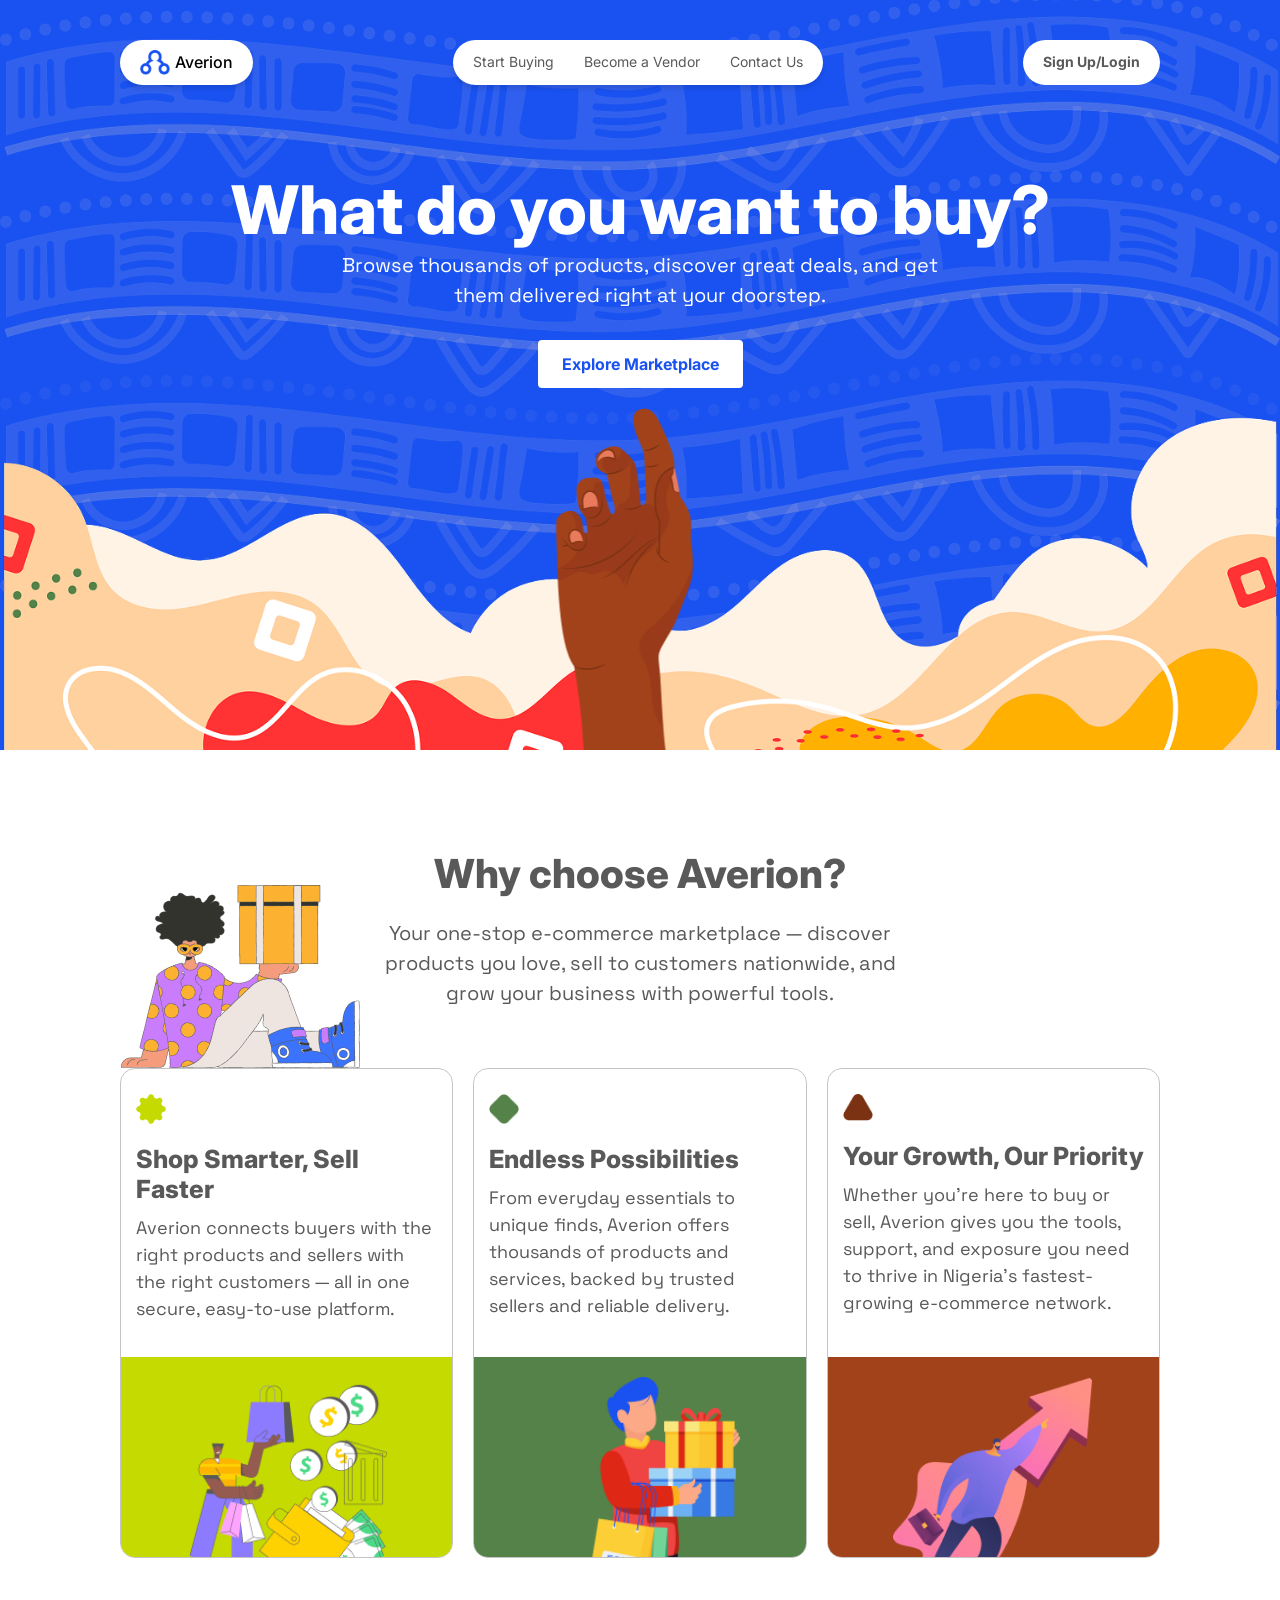
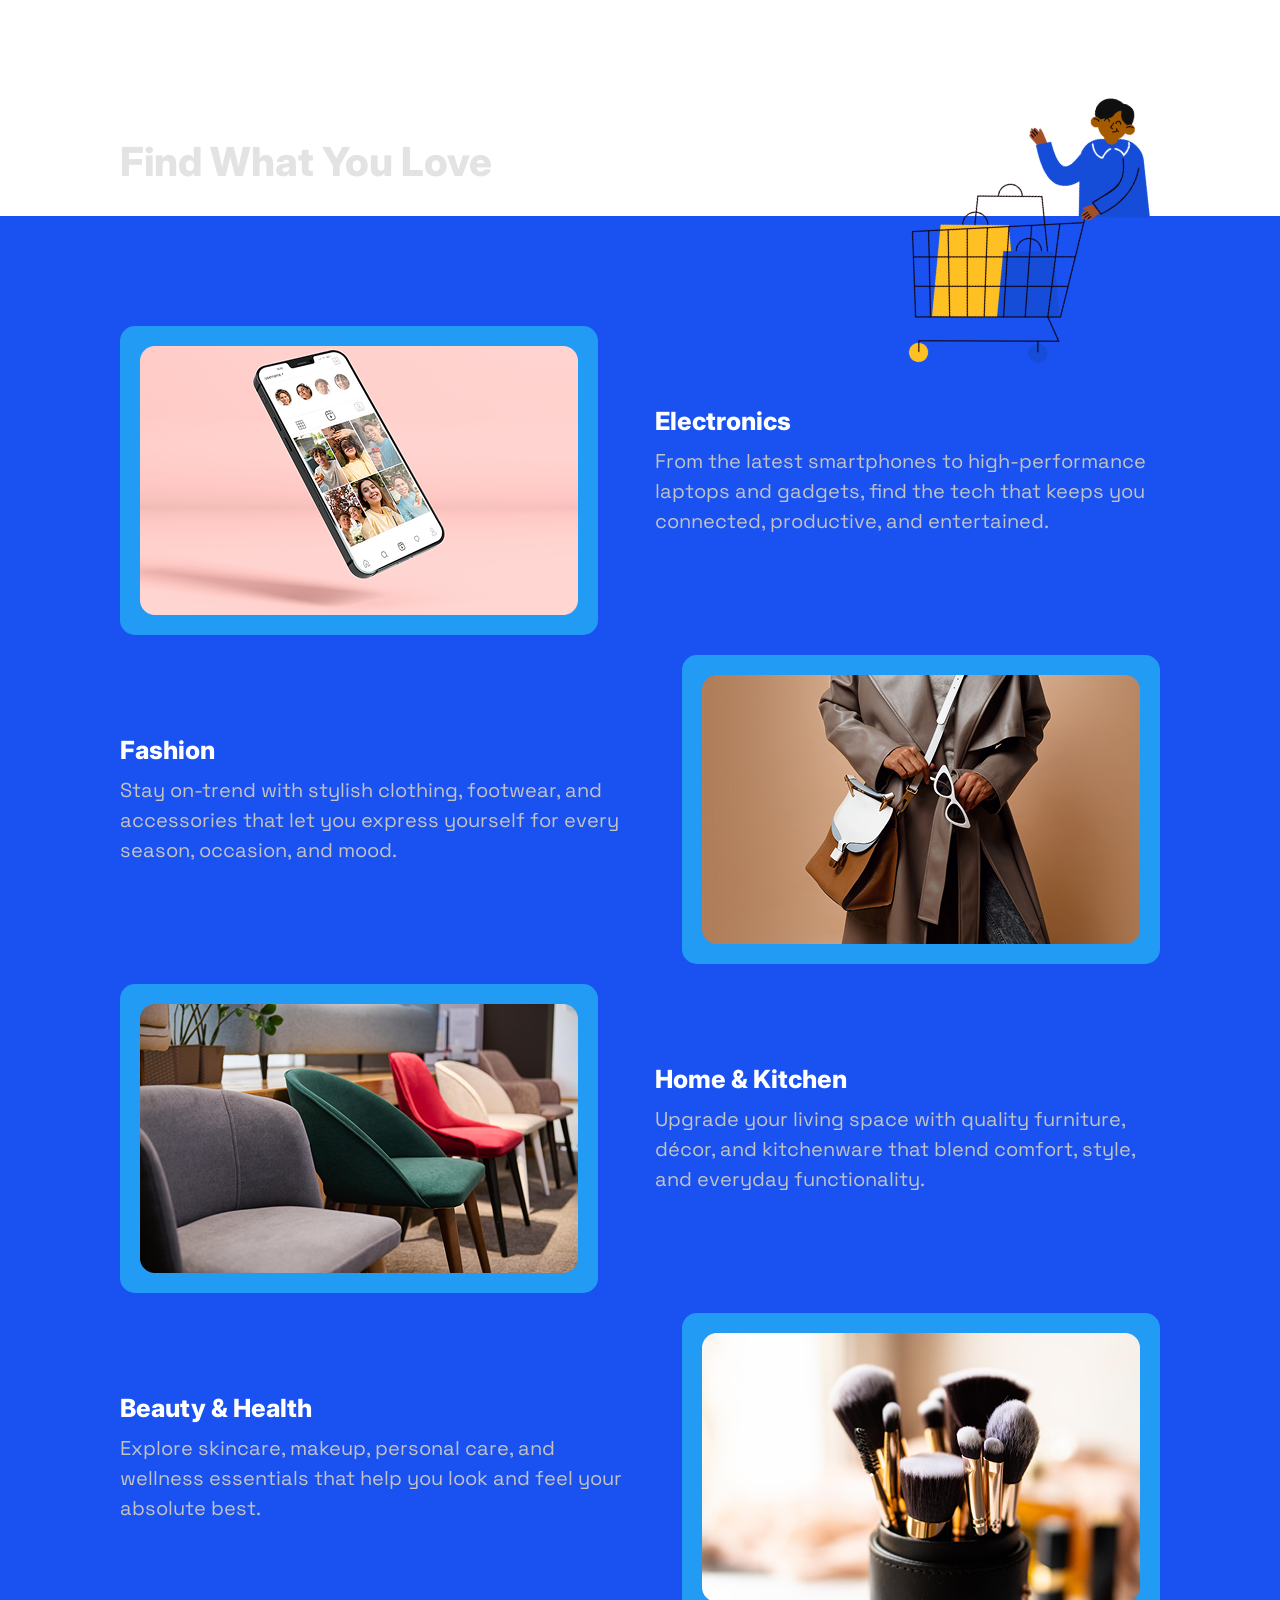
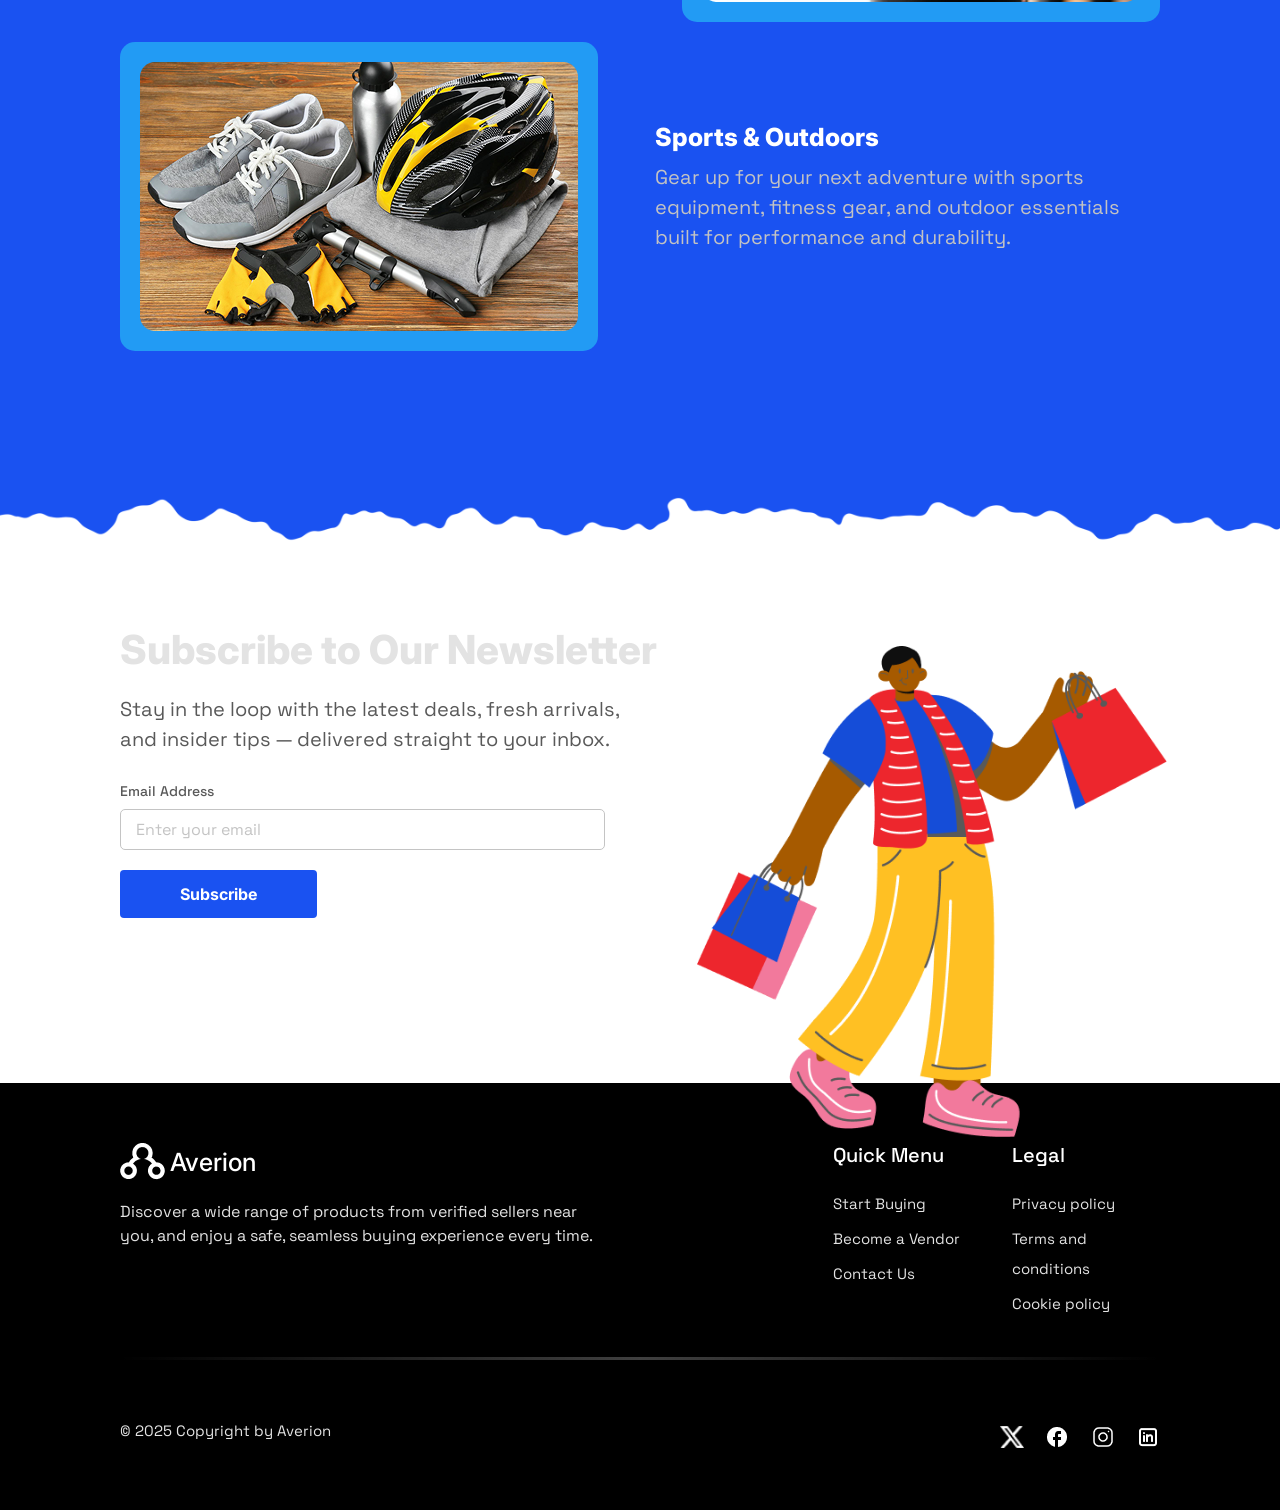
<file: index.html>
<!DOCTYPE html>
<html lang="en">
  <head>
    <meta charset="UTF-8" />
    <meta name="viewport" content="width=device-width, initial-scale=1.0" />
    <title>Averion</title>
    <!-- Bootstrap CSS -->
    <link
      href="https://cdn.jsdelivr.net/npm/bootstrap@5.3.3/dist/css/bootstrap.min.css"
      rel="stylesheet"
    />
    <!-- Google Fonts -->
    <link rel="preconnect" href="https://fonts.googleapis.com" />
    <link rel="preconnect" href="https://fonts.gstatic.com" crossorigin />
    <link
      href="https://fonts.googleapis.com/css2?family=Inter:ital,opsz,wght@0,14..32,100..900;1,14..32,100..900&family=Space+Grotesk:wght@300..700&display=swap"
      rel="stylesheet"
    />
    <!-- Custom CSS -->
    <link rel="stylesheet" href="style.css" />
  </head>
  <body>
    <div class="container-fluid m-0 p-0 position-relative overflow-hidden">
      <!-- Header -->
      <header
        class="site-header section-container position-absolute top-0 w-100 m-0 d-flex align-items-center justify-content-between"
      >
        <div class="site-identity-bar p-0 m-0">
          <div class="site-name-bar d-flex align-items-center gap-1">
            <img
              src="assets/img/logo-blue.png"
              alt="averion logo"
              class="site-logo"
            />
            <h1 class="site-name m-0 p-0 d-none d-md-block">Averion</h1>
          </div>
        </div>

        <!-- Navigation -->
        <div class="navigation-bar p-0 m-0">
          <nav class="m-0 ms-auto m-md-auto">
            <button class="d-md-none navbar-toggler ms-auto" type="button">
              <img class="toggler-icon" src="assets/img/menu-icon.png" />
            </button>
            <div class="list-container p-0">
              <button
                class="d-md-none navbar-toggler cancel-btn ms-auto"
                type="button"
              >
                <img
                  class="toggler-icon cancel-icon"
                  src="assets/img/cancel-icon.png"
                />
              </button>
              <ul
                class="d-flex flex-column flex-md-row align-items-center justify-content-between gap-4 m-0 p-0"
              >
                <li class="nav-item">
                  <a class="nav-link" href="#buyer">Start Buying</a>
                </li>
                <li class="nav-item">
                  <a class="nav-link" href="#vendor">Become a Vendor</a>
                </li>
                <li class="nav-item">
                  <a class="nav-link" href="contact.html">Contact Us</a>
                </li>
              </ul>

              <div class="action-bar d-block d-md-none mt-4">
                <a href="login.html" class="signup-btn p-0 d-block m-auto">
                  Sign Up/Login
                </a>
              </div>
            </div>
          </nav>
        </div>

        <div class="action-bar d-none d-md-flex p-0 m-0">
          <a href="login.html" class="signup-btn m-0 p-0"> Sign Up/Login </a>
        </div>
      </header>

      <!-- Hero Section -->
      <section id="hero" class="hero section-container m-0">
        <div class="hero-inner w-100">
          <div class="section-text-box mb-4">
            <h1 class="heading welcome-heading text-center m-auto position-relative w-100">
             What do you want to buy?
            </h1>
            <p class="welcome-para text-center m-auto">
              Browse thousands of products, discover great deals, and get them
              delivered right at your doorstep.
            </p>
          </div>
          <div class="cta-box">
            <button class="cta-btn">Explore Marketplace</button>
          </div>
          <img
            src="assets/img/hero-hand.png"
            alt="hero-hand"
            class="translate-middle-x hero-hand-img"
          />
        </div>
      </section>

      <!-- Why Choose Averion Section-->
      <section class="section-container why-averion m-0">
        <div class="section-text-box">
          <h2 class="heading text-center mb-3">Why choose Averion?</h2>
          <p class="text-center">
            Your one-stop e-commerce marketplace — discover products you love,
            sell to customers nationwide, and grow your business with powerful
            tools.
          </p>
        </div>

        <div
          class="card-container d-flex flex-column flex-md-row justify-content-between gap-3 mt-5 position-relative"
        >
          <img
            src="assets/img/card-cont-ill.png"
            alt=""
            class="card-cont-illustration"
          />
          <div class="card">
            <img src="assets/img/star.png" alt="" class="icon-badge d-block" />
            <div class="text-box">
              <h3 class="sub-heading">Shop Smarter, Sell Faster</h3>
              <p>
                Averion connects buyers with the right products and sellers with
                the right customers — all in one secure, easy-to-use platform.
              </p>
              <div
                class="card-img-box box1 position-absolute bottom-0 start-0 w-100"
              >
                <img
                  src="assets/img/lp-card1-img.png"
                  alt=""
                  class="card-img"
                />
              </div>
            </div>
          </div>

          <div class="card">
            <img
              src="assets/img/polygon.png"
              alt=""
              class="icon-badge d-block"
            />
            <div class="text-box">
              <h3 class="sub-heading">Endless Possibilities</h3>
              <p>
                From everyday essentials to unique finds, Averion offers
                thousands of products and services, backed by trusted sellers
                and reliable delivery.
              </p>
              <div
                class="card-img-box box2 position-absolute bottom-0 start-0 w-100"
              >
                <img
                  src="assets/img/lp-card2-img.png"
                  alt=""
                  class="card-img"
                />
              </div>
            </div>
          </div>

          <div class="card">
            <img
              src="assets/img/triangle.png"
              alt=""
              class="icon-badge d-block"
            />
            <div class="text-box">
              <h3 class="sub-heading">Your Growth, Our Priority</h3>
              <p>
                Whether you’re here to buy or sell, Averion gives you the tools,
                support, and exposure you need to thrive in Nigeria’s
                fastest-growing e-commerce network.
              </p>
              <div
                class="card-img-box box3 position-absolute bottom-0 start-0 w-100"
              >
                <img
                  src="assets/img/lp-card3-img.png"
                  alt=""
                  class="card-img"
                />
              </div>
            </div>
          </div>
        </div>
      </section>

      <!-- Find what you love Section -->
      <section class="what-you-love">
        <div class="section-container py-3 section-text-box">
          <h2 class="heading mt-5">Find What You Love</h2>
        </div>
        <div class="section-container row-container">
          <img src="assets/img/torn-paper.png" class="after" />
          <img src="assets/img/happybuyer.png" alt="" class="happybuyer" />
          <div class="row align-items-center">
            <div class="col-12 col-md-6">
              <div class="img-box">
                <img
                  src="assets/img/lp-phone.png"
                  alt="Electronics"
                  class="electronic-img"
                />
              </div>
            </div>

            <div class="text-box col-12 col-md-6">
              <h3 class="sub-heading">Electronics</h3>
              <p>
                From the latest smartphones to high-performance laptops and
                gadgets, find the tech that keeps you connected, productive, and
                entertained.
              </p>
            </div>
          </div>

          <div class="row align-items-center">
            <div class="col-12 col-md-6 order-md-2">
              <div class="img-box ms-md-auto">
                <img
                  src="assets/img/lp-cloth.png"
                  alt="cloth"
                  class="cloth-img"
                />
              </div>
            </div>

            <div class="text-box col-12 col-md-6 order-1">
              <h3 class="sub-heading">Fashion</h3>
              <p>
                Stay on-trend with stylish clothing, footwear, and accessories
                that let you express yourself for every season, occasion, and
                mood.
              </p>
            </div>
          </div>

          <div class="row align-items-center">
            <div class="col-12 col-md-6">
              <div class="img-box">
                <img
                  src="assets/img/lp-couch.png"
                  alt="couch"
                  class="couch-img"
                />
              </div>
            </div>

            <div class="text-box col-12 col-md-6">
              <h3 class="sub-heading">Home & Kitchen</h3>
              <p>
                Upgrade your living space with quality furniture, décor, and
                kitchenware that blend comfort, style, and everyday
                functionality.
              </p>
            </div>
          </div>

          <div class="row align-items-center">
            <div class="col-12 col-md-6 order-md-2">
              <div class="img-box ms-md-auto">
                <img
                  src="assets/img/lp-brushes.png"
                  alt="brushes"
                  class="brushes-img"
                />
              </div>
            </div>

            <div class="text-box col-12 col-md-6 order-1">
              <h3 class="sub-heading">Beauty & Health</h3>
              <p>
                Explore skincare, makeup, personal care, and wellness essentials
                that help you look and feel your absolute best.
              </p>
            </div>
          </div>

          <div class="row align-items-center">
            <div class="col-12 col-md-6">
              <div class="img-box">
                <img src="assets/img/lp-kit.png" alt="kit" class="kit-img" />
              </div>
            </div>

            <div class="text-box col-12 col-md-6">
              <h3 class="sub-heading">Sports & Outdoors</h3>
              <p>
                Gear up for your next adventure with sports equipment, fitness
                gear, and outdoor essentials built for performance and
                durability.
              </p>
            </div>
          </div>
        </div>
      </section>

      <!-- Newsletter Section -->
      <section class="section-container newsletter-section m-0">
        <div class="row m-0 p-0">
          <div class="col-12 col-md-7 p-0 m-0">
            <div class="section-text-box">
              <h2 class="heading mb-3">Subscribe to Our Newsletter</h2>
              <p>
                Stay in the loop with the latest deals, fresh arrivals, and
                insider tips — delivered straight to your inbox.
              </p>
            </div>
            <form class="newsletter-form">
              <div class="form-group">
                <label for="email-address">Email Address</label>
                <input
                  type="email"
                  class="form-control mt-1"
                  placeholder="Enter your email"
                />
              </div>
              <button type="submit" class="submit-btn mt-3 px-5">
                Subscribe
              </button>
            </form>
          </div>

          <div class="col-12 col-md-5 p-0 m-0 position-relative">
            <img src="assets/img/lp-nl-img.png" alt="" class="nl-img" />
          </div>
        </div>
      </section>

      <!-- Footer -->
      <footer class="section-container site-footer m-0">
        <div class="row">
          <div class="col-12 col-md-8">
            <div class="logo-container d-flex align-items-center gap-1">
              <img src="assets/img/logo-white.png" alt="" class="site-logo" />
              <h1 class="site-name m-0 p-0">Averion</h1>
            </div>
            <p class="paragraph mt-3">
              Discover a wide range of products from verified sellers near you,
              and enjoy a safe, seamless buying experience every time.
            </p>
          </div>
          <div class="col-12 col-md-2">
            <div class="text-box">
              <h6 class="nav-bar-heading">Quick Menu</h6>
              <ul class="nav-bar">
                <li><a href="">Start Buying</a></li>
                <li><a href="">Become a Vendor</a></li>
                <li><a href="contact.html">Contact Us</a></li>
              </ul>
            </div>
          </div>
          <div class="col-12 col-md-2">
            <div class="text-box">
              <h6 class="nav-bar-heading">Legal</h6>
              <ul class="nav-bar">
                <li><a href="">Privacy policy</a></li>
                <li><a href="">Terms and conditions</a></li>
                <li><a href="">Cookie policy</a></li>
              </ul>
            </div>
          </div>
        </div>

        <hr class="footer-separator" />

        <div class="row mt-4 mt-md-5">
          <div class="col-12 col-md-6 order-md-2">
            <div
              class="social-icon-container d-flex align-items-center ms-md-auto gap-3 gap-md-2 justify-content-center justify-content-md-between"
            >
              <a href="">
                <img
                  src="assets/img/x-icon-white.png"
                  alt="twitter"
                  class="social-icon"
                />
              </a>
              <a href="">
                <img
                  src="assets/img/fb-icon-white.png"
                  alt="facebook"
                  class="social-icon"
                />
              </a>
              <a href="">
                <img
                  src="assets/img/ig-icon-white.png"
                  alt="instagram"
                  class="social-icon"
                />
              </a>
              <a href="">
                <img
                  src="assets/img/in-icon-white.png"
                  alt="linkedin"
                  class="social-icon"
                />
              </a>
            </div>
          </div>

          <div class="col-12 col-md-6 order-md-1">
            <p class="copryright-text m-0">&copy; 2025 Copyright by Averion</p>
          </div>
        </div>
      </footer>
    </div>

    <!-- Bootstrap CDN Bundle JS (includes Popper) -->
    <script src="https://cdn.jsdelivr.net/npm/bootstrap@5.3.3/dist/js/bootstrap.bundle.min.js"></script>
    <!-- jQuery CDN-->
    <script src="https://code.jquery.com/jquery-3.7.1.min.js"></script>
    <!-- Custom JS File-->
    <script src="script.js"></script>
  </body>
</html>
</file>
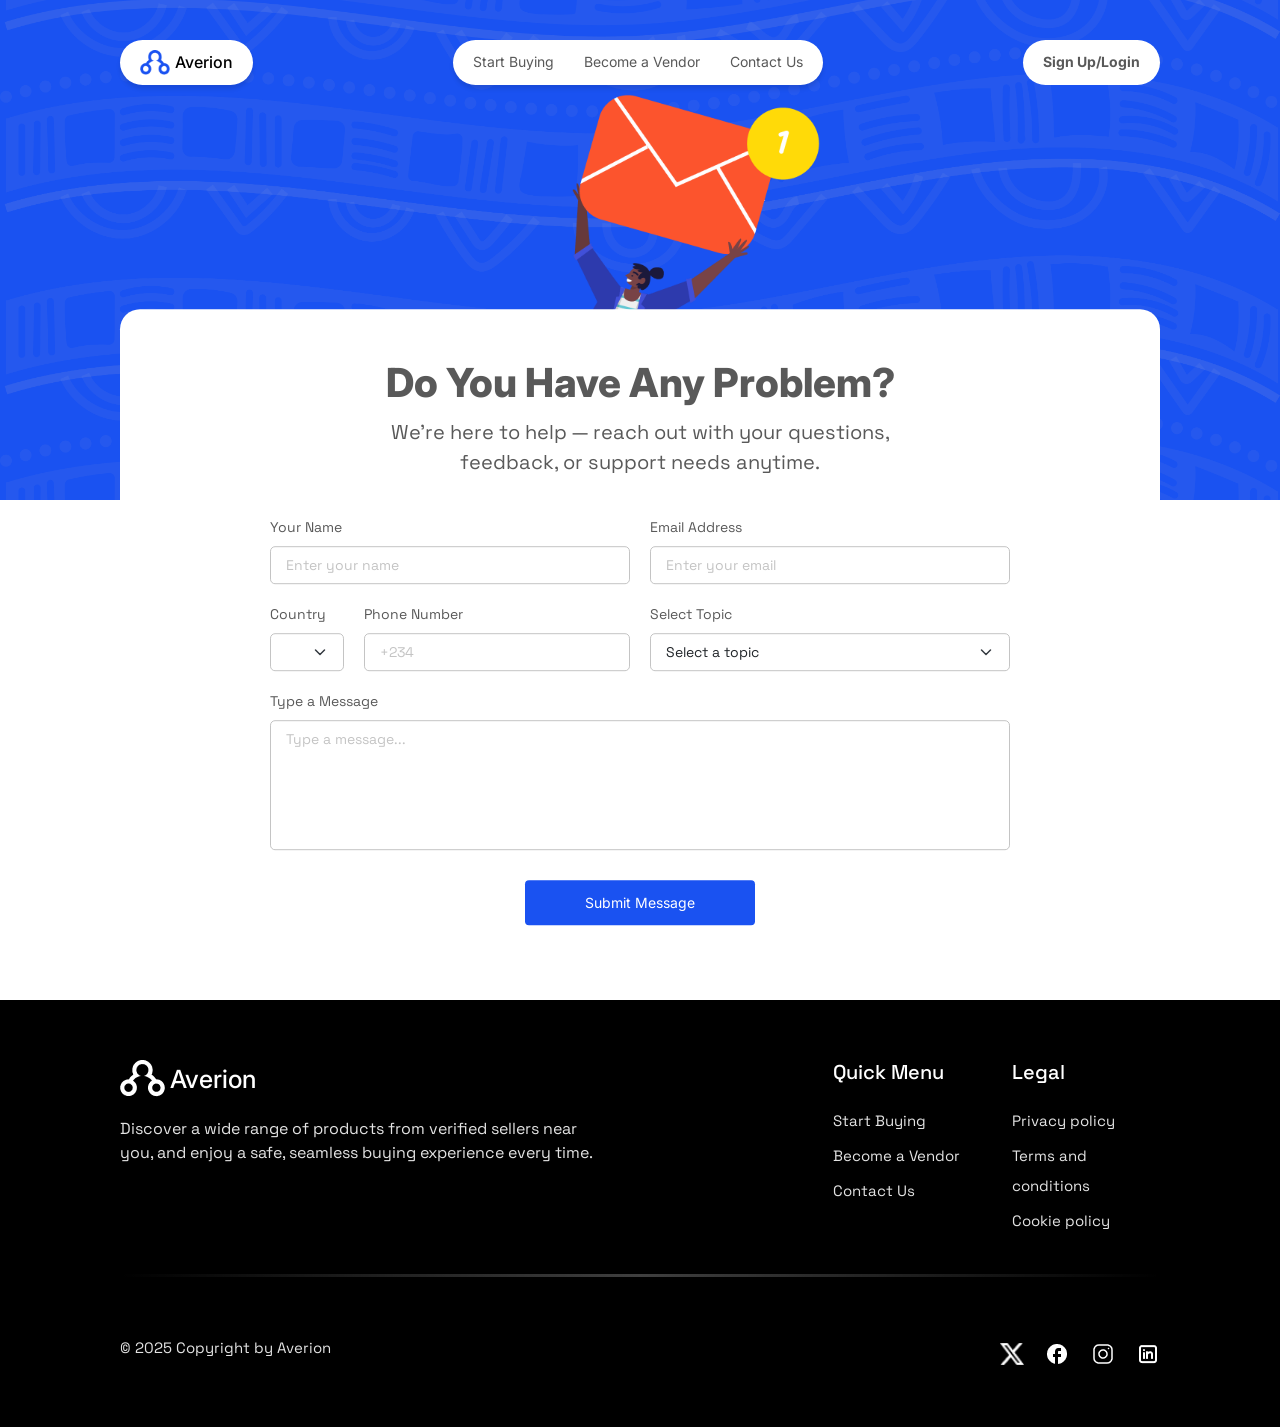
<file: contact.html>
<!DOCTYPE html>
<html lang="en">
  <head>
    <meta charset="UTF-8" />
    <meta name="viewport" content="width=device-width, initial-scale=1.0" />
    <title>Averion</title>
    <!-- Bootstrap CSS -->
    <link
      href="https://cdn.jsdelivr.net/npm/bootstrap@5.3.3/dist/css/bootstrap.min.css"
      rel="stylesheet"
    />
    <!-- Google Fonts -->
    <link rel="preconnect" href="https://fonts.googleapis.com" />
    <link rel="preconnect" href="https://fonts.gstatic.com" crossorigin />
    <link
      href="https://fonts.googleapis.com/css2?family=Inter:ital,opsz,wght@0,14..32,100..900;1,14..32,100..900&family=Space+Grotesk:wght@300..700&display=swap"
      rel="stylesheet"
    />
    <!-- Custom CSS -->
    <link rel="stylesheet" href="style.css" />
  </head>
  <body>
    <div class="container-fluid m-0 p-0 position-relative overflow-hidden">
      <!-- Header -->
      <header
        class="site-header section-container position-absolute top-0 w-100 m-0 d-flex align-items-center justify-content-between"
      >
        <div class="site-identity-bar p-0 m-0">
          <div class="site-name-bar d-flex align-items-center gap-1">
            <img
              src="assets/img/logo-blue.png"
              alt="averion logo"
              class="site-logo"
            />
            <h1 class="site-name m-0 p-0 d-none d-md-block">Averion</h1>
          </div>
        </div>

        <!-- Navigation -->
        <div class="navigation-bar p-0 m-0">
          <nav class="m-0 ms-auto m-md-auto">
            <button class="d-md-none navbar-toggler ms-auto" type="button">
              <img class="toggler-icon" src="assets/img/menu-icon.png" />
            </button>
            <div class="list-container p-0">
              <button
                class="d-md-none navbar-toggler cancel-btn ms-auto"
                type="button"
              >
                <img
                  class="toggler-icon cancel-icon"
                  src="assets/img/cancel-icon.png"
                />
              </button>
              <ul
                class="d-flex flex-column flex-md-row align-items-center justify-content-between gap-4 m-0 p-0"
              >
                <li class="nav-item">
                  <a class="nav-link" href="#buyer">Start Buying</a>
                </li>
                <li class="nav-item">
                  <a class="nav-link" href="#vendor">Become a Vendor</a>
                </li>
                <li class="nav-item">
                  <a class="nav-link" href="contact.html">Contact Us</a>
                </li>
              </ul>

              <div class="action-bar d-block d-md-none mt-4">
                <a href="login.html" class="signup-btn p-0 d-block m-auto">
                  Sign Up/Login
                </a>
              </div>
            </div>
          </nav>
        </div>

        <div class="action-bar d-none d-md-flex p-0 m-0">
          <a href="login.html" class="signup-btn m-0 p-0"> Sign Up/Login </a>
        </div>
      </header>

      <!-- Hero Section -->
      <section
        class="contact-hero section-container m-0 position-relative overflow-hidden"
      >
        <img
          src="assets/img/contact-page-ill.png"
          class="hero-illustration position-absolute start-50 translate-middle-x"
          alt=""
          srcset=""
        />
      </section>

      <section class="section-container contact-form-section py-0">
        <div class="contact-form-container">
          <div class="section-text-box">
            <h2 class="heading text-center">Do You Have Any Problem?</h2>
            <p class="subtext text-center">
              We’re here to help — reach out with your questions, feedback, or
              support needs anytime.
            </p>
          </div>
          <form class="contact-form mt-4 pt-2">
            <div
              class="flex-group d-flex flex-column flex-md-row align-items-center justify-content-between gap-3 mb-3"
            >
              <div class="form-group w-100">
                <label for="">Your Name</label>
                <input
                  type="text"
                  class="form-control w-100"
                  placeholder="Enter your name"
                />
              </div>
              <div class="form-group w-100">
                <label for="">Email Address</label>
                <input
                  type="email"
                  class="form-control w-100"
                  placeholder="Enter your email"
                />
              </div>
            </div>

            <div
              class="flex-group d-flex flex-column flex-md-row align-items-center justify-content-between gap-3 justify-content-between gap-3 mb-3">
              <div
                class="d-flex align-items-center gap-3 w-100"
              >
                <div class="form-group" style="width: 100px;">
                  <label for="">Country</label>
                  <select class="form-control form-select w-100">
                    <option value=""></option>
                  </select>
                </div>
                <div class="form-group w-100">
                  <label for="">Phone Number</label>
                  <input
                    type="phone"
                    class="form-control w-100"
                    placeholder="+234"
                  />
                </div>
              </div>
              <div class="form-group w-100">
                <label for="">Select Topic</label>
                <select class="form-control form-select w-100">
                  <option value="">Select a topic</option>
                </select>
              </div>
            </div>
            <div class="form-group w-100">
              <label for="">Type a Message</label>
              <textarea
                class="form-control w-100"
                placeholder="Type a message..."
              ></textarea>
            </div>
            <button type="submit" class="submit-btn px-5">Submit Message</button>
          </form>
        </div>
      </section>

      <!-- Footer -->
      <footer class="section-container site-footer m-0">
        <div class="row">
          <div class="col-12 col-md-8">
            <div class="logo-container d-flex align-items-center gap-1">
              <img src="assets/img/logo-white.png" alt="" class="site-logo" />
              <h1 class="site-name m-0 p-0">Averion</h1>
            </div>
            <p class="paragraph mt-3">
              Discover a wide range of products from verified sellers near you,
              and enjoy a safe, seamless buying experience every time.
            </p>
          </div>
          <div class="col-12 col-md-2">
            <div class="text-box">
              <h6 class="nav-bar-heading">Quick Menu</h6>
              <ul class="nav-bar">
                <li><a href="">Start Buying</a></li>
                <li><a href="">Become a Vendor</a></li>
                <li><a href="contact.html">Contact Us</a></li>
              </ul>
            </div>
          </div>
          <div class="col-12 col-md-2">
            <div class="text-box">
              <h6 class="nav-bar-heading">Legal</h6>
              <ul class="nav-bar">
                <li><a href="">Privacy policy</a></li>
                <li><a href="">Terms and conditions</a></li>
                <li><a href="">Cookie policy</a></li>
              </ul>
            </div>
          </div>
        </div>

        <hr class="footer-separator" />

        <div class="row mt-4 mt-md-5">
          <div class="col-12 col-md-6 order-md-2">
            <div
              class="social-icon-container d-flex align-items-center ms-md-auto gap-3 gap-md-2 justify-content-center justify-content-md-between"
            >
              <a href="">
                <img
                  src="assets/img/x-icon-white.png"
                  alt="twitter"
                  class="social-icon"
                />
              </a>
              <a href="">
                <img
                  src="assets/img/fb-icon-white.png"
                  alt="facebook"
                  class="social-icon"
                />
              </a>
              <a href="">
                <img
                  src="assets/img/ig-icon-white.png"
                  alt="instagram"
                  class="social-icon"
                />
              </a>
              <a href="">
                <img
                  src="assets/img/in-icon-white.png"
                  alt="linkedin"
                  class="social-icon"
                />
              </a>
            </div>
          </div>

          <div class="col-12 col-md-6 order-md-1">
            <p class="copryright-text m-0">&copy; 2025 Copyright by Averion</p>
          </div>
        </div>
      </footer>
    </div>

    <!-- Bootstrap CDN Bundle JS (includes Popper) -->
    <script src="https://cdn.jsdelivr.net/npm/bootstrap@5.3.3/dist/js/bootstrap.bundle.min.js"></script>
    <!-- jQuery CDN-->
    <script src="https://code.jquery.com/jquery-3.7.1.min.js"></script>
    <!-- Custom JS File-->
    <script src="script.js"></script>
  </body>
</html>
</file>
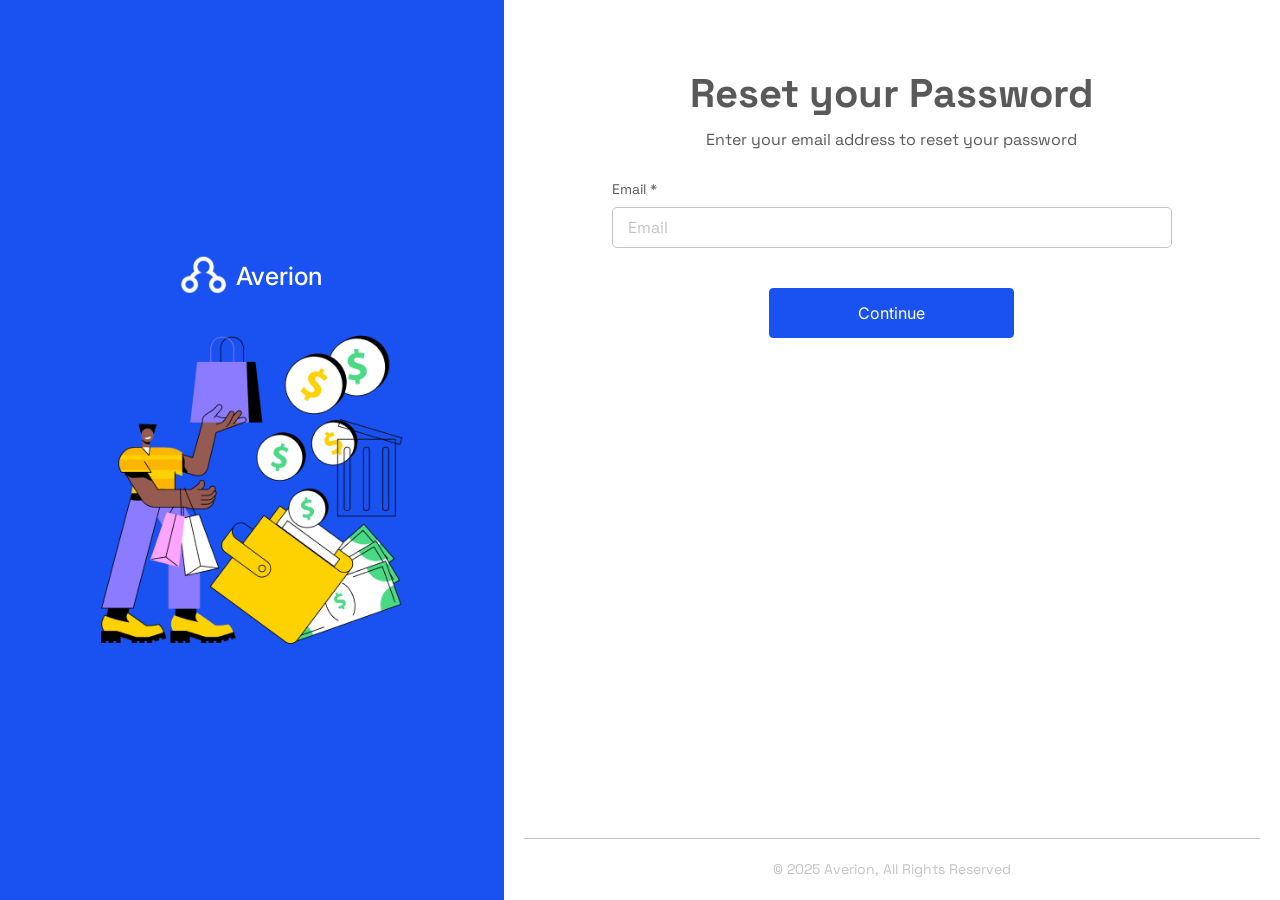
<file: forgot-password.html>
<!DOCTYPE html>
<html lang="en">
  <head>
    <meta charset="UTF-8" />
    <meta name="viewport" content="width=device-width, initial-scale=1.0" />
    <title>Averion</title>
    <!-- Bootstrap CSS -->
    <link
      href="https://cdn.jsdelivr.net/npm/bootstrap@5.3.3/dist/css/bootstrap.min.css"
      rel="stylesheet"
    />
    <!-- Google Fonts -->
    <link rel="preconnect" href="https://fonts.googleapis.com" />
    <link rel="preconnect" href="https://fonts.gstatic.com" crossorigin />
    <link
      href="https://fonts.googleapis.com/css2?family=Inter:ital,opsz,wght@0,14..32,100..900;1,14..32,100..900&family=Space+Grotesk:wght@300..700&display=swap"
      rel="stylesheet"
    />
    <!-- Custom CSS -->
    <link rel="stylesheet" href="style.css" />
  </head>
  <body>
    <div class="container-fluid m-0 p-0 position-relative overflow-hidden">
      <section class="auth-screen d-flex flex-column flex-md-row">
        <div class="il-sect position-relative h-100 p-4">
          <div
            class="position-absolute top-50 start-50 translate-middle d-flex flex-column gap-4 align-items-center justify-content-center"
          >
            <div class="logo-cont d-flex align-items-center gap-2 m-auto">
              <img src="assets/img/logo-white.png" alt="" class="logo" />
              <h1 class="fs-5 m-0 text" style="font-family: 'Inter'">
                Averion
              </h1>
            </div>

            <img
              src="assets/img/login-pg-ill.png"
              alt=""
              class="illustration"
            />
          </div>
        </div>

        <div class="auth-sect position-relative h-100 pt-4 pt-md-5">
          <div class="auth-form-container auth-sub-sect auth-step pb-5">
            <div class="section-text-box">
              <h2 class="heading text-center">Reset your Password</h2>
              <p class="subtext text-center">
                Enter your email address to reset your password
              </p>
            </div>
            <form class="auth-form login-form d-flex flex-column gap-3">
              <div class="form-group w-100">
                <label for="">Email *</label>
                <input
                  type="email"
                  class="form-control w-100"
                  placeholder="Email"
                />
              </div>

              <div class="btn-group d-flex flex-column gap-2 mt-3">
                <button type="button" class="submit-btn next-btn px-5 w-100">
                  Continue
                </button>
              </div>
            </form>
          </div>

          <div class="verify-phone-container auth-sub-sect auth-step pb-5">
            <div class="section-text-box">
              <h2 class="heading text-center">Verify OTP Code</h2>
              <p class="subtext text-center">
                Please input code sent to your email address <br />
                “<a href="#" class="text-primary" style="font-size: 16px"
                  >orjimiraclechukwuemeka@gmail.com</a
                >"
              </p>
            </div>

            <div class="otp-frame d-flex justify-content-center mt-3 mb-4">
              <div class="otp-container" id="otp-input">
                <input type="text" maxlength="1" class="otp-box" />
                <input type="text" maxlength="1" class="otp-box" />
                <input type="text" maxlength="1" class="otp-box" />
                <input type="text" maxlength="1" class="otp-box" />
              </div>
            </div>

            <div
              class="btn-group step d-flex flex-column flex-md-row gap-2 gap-md-3 mt-3"
            >
              <button
                type="button"
                class="px-5 log prev-btn order-2 order-md-1"
              >
                Back
              </button>
              <button
                type="button"
                class="submit-btn next-btn px-5 w-100 order-1 order-md-2"
              >
                Verify
              </button>
            </div>

            <div class="mt-4">
              <p class="text-center m-0" style="font-size: 16px">
                Didn't receive the code?
                <button type="button" class="btn-link">Resend</button>
              </p>
            </div>
          </div>

          <div class="auth-form-container auth-sub-sect auth-step pb-5">
            <div class="section-text-box">
              <h2 class="heading text-center">Set-up a New Password</h2>
              <p class="subtext text-center">
                Enter your new password below to continue
              </p>
            </div>
            <form class="auth-form login-form d-flex flex-column gap-3">
              <div class="form-group w-100">
                <label for="">Enter New Password</label>
                <input
                  type="password"
                  class="form-control w-100"
                  placeholder="Enter New Password"
                />
              </div>

              <div class="form-group w-100">
                <label for="">Re-enter New Password</label>
                <input
                  type="password"
                  class="form-control w-100"
                  placeholder="Re-enter New Password"
                />
              </div>

              <div
                class="btn-group step d-flex flex-column flex-md-row gap-2 gap-md-3 mt-3"
              >
                <button
                  type="button"
                  class="px-5 log prev-btn order-2 order-md-1"
                >
                  Back
                </button>
                <button
                  type="button"
                  class="submit-btn next-btn px-5 w-100 order-1 order-md-2"
                >
                  Reset Password
                </button>
              </div>
            </form>
          </div>

          <div
            class="reg-success-screen auth-sub-sect auth-step pb-5 flex-column align-items-center justify-content-center gap-5"
            style="display: flex"
          >
            <img src="assets/img/success-check-icon.png" alt="" srcset="" />
            <div class="section-text-box">
              <h2 class="heading text-center">
                Your password has been successfully reset
              </h2>
            </div>

            <div
              class="btn-group step d-flex flex-column flex-md-row gap-2 gap-md-3"
            >
              <button
                type="button"
                onclick="window.location='./login.html'"
                class="submit-btn next-btn px-5 w-100"
              >
                Continue to Login
              </button>
            </div>
          </div>

          <!-- FOOTER -->
          <footer class="section-container auth-footer m-0">
            <div class="inner">
              <p class="copyright text-center m-0">
                &copy; 2025 Averion, All Rights Reserved
              </p>
            </div>
          </footer>
        </div>
      </section>
      <!-- End of Login Section -->
    </div>

    <!-- Bootstrap CDN Bundle JS (includes Popper) -->
    <script src="https://cdn.jsdelivr.net/npm/bootstrap@5.3.3/dist/js/bootstrap.bundle.min.js"></script>
    <!-- jQuery CDN-->
    <script src="https://code.jquery.com/jquery-3.7.1.min.js"></script>
    <!-- Custom JS File-->
    <script src="script.js"></script>
    <!-- OTP JS File -->
    <script src="otp.js"></script>
  </body>
</html>
</file>
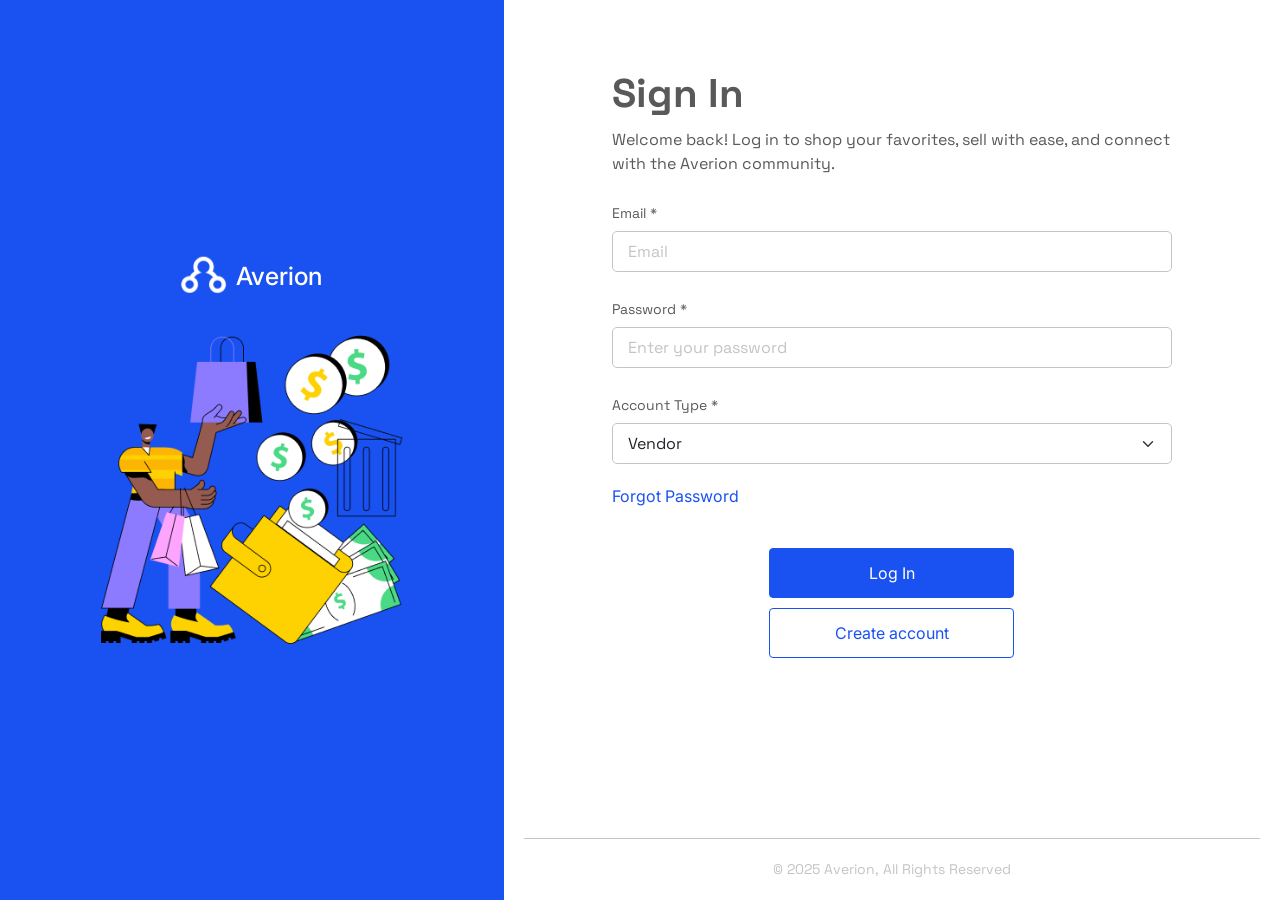
<file: login.html>
<!DOCTYPE html>
<html lang="en">
  <head>
    <meta charset="UTF-8" />
    <meta name="viewport" content="width=device-width, initial-scale=1.0" />
    <title>Averion</title>
    <!-- Bootstrap CSS -->
    <link
      href="https://cdn.jsdelivr.net/npm/bootstrap@5.3.3/dist/css/bootstrap.min.css"
      rel="stylesheet"
    />
    <!-- Google Fonts -->
    <link rel="preconnect" href="https://fonts.googleapis.com" />
    <link rel="preconnect" href="https://fonts.gstatic.com" crossorigin />
    <link
      href="https://fonts.googleapis.com/css2?family=Inter:ital,opsz,wght@0,14..32,100..900;1,14..32,100..900&family=Space+Grotesk:wght@300..700&display=swap"
      rel="stylesheet"
    />
    <!-- Custom CSS -->
    <link rel="stylesheet" href="style.css" />
  </head>
  <body>
    <div class="container-fluid m-0 p-0 position-relative overflow-hidden">
      <section class="auth-screen d-flex flex-column flex-md-row">
        <div class="il-sect position-relative h-100 p-4 ">
          <div
            class="position-absolute top-50 start-50 translate-middle d-flex flex-column gap-4 align-items-center justify-content-center"
          >
            <div class="logo-cont d-flex align-items-center gap-2 m-auto">
              <img src="assets/img/logo-white.png" alt="" class="logo" />
              <h1 class="fs-5 m-0 text" style="font-family: 'Inter'">
                Averion
              </h1>
            </div>

            <img
              src="assets/img/login-pg-ill.png"
              alt=""
              class="illustration"
            />
          </div>
        </div>

        <div class="auth-sect position-relative h-100 pt-4 pt-md-5 ">
          <div class="auth-form-container auth-sub-sect pb-5">
            <div class="section-text-box">
              <h2 class="heading">Sign In</h2>
              <p class="subtext">
                Welcome back! Log in to shop your favorites, sell with ease, and
                connect with the Averion community.
              </p>
            </div>
            <form class="auth-form login-form d-flex flex-column gap-3">
              <div class="form-group w-100">
                <label for="">Email *</label>
                <input
                  type="email"
                  class="form-control w-100"
                  placeholder="Email"
                />
              </div>
              <div class="form-group w-100">
                <label for="">Password *</label>
                <input
                  type="password"
                  class="form-control w-100"
                  placeholder="Enter your password"
                />
              </div>
              <div class="form-group w-100">
                <label for="">Account Type *</label>
                <select class="form-control form-select w-100">
                  <option value="">Vendor</option>
                </select>
              </div>

              <a
                href="forgot-password.html"
                type="button"
                class="p-0 forgot-pass-link text-decoration-none"
                >Forgot Password</a
              >

              <div class="btn-group d-flex flex-column gap-2 mt-3">
                <button type="submit" class="submit-btn px-5 w-100">
                  Log In
                </button>

                <a href="register.html" class="text-decoration-none">
                  <button type="button" class="px-5 w-100 alt-btn create-acc-btn">
                    Create account
                  </button>
                </a>
              </div>
            </form>
          </div>

          <!-- FOOTER -->
          <footer class="section-container auth-footer m-0 mt-3">
            <div class="inner">
              <p class="copyright text-center m-0">
                &copy; 2025 Averion, All Rights Reserved
              </p>
            </div>
          </footer>
        </div>
      </section>
      <!-- End of Login Section -->
    </div>

    <!-- Bootstrap CDN Bundle JS (includes Popper) -->
    <script src="https://cdn.jsdelivr.net/npm/bootstrap@5.3.3/dist/js/bootstrap.bundle.min.js"></script>
    <!-- jQuery CDN-->
    <script src="https://code.jquery.com/jquery-3.7.1.min.js"></script>
    <!-- Custom JS File-->
    <script src="script.js"></script>
  </body>
</html>
</file>
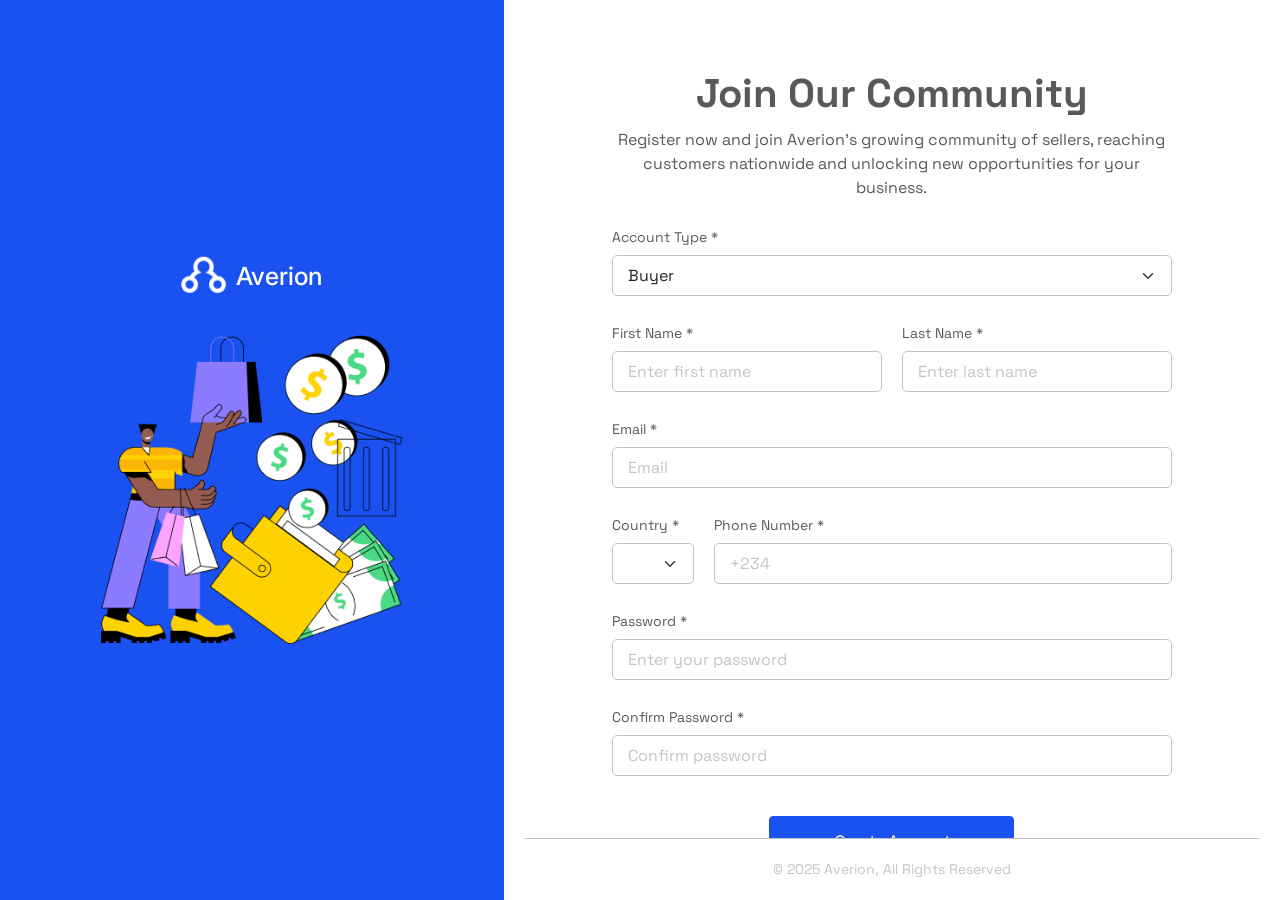
<file: register.html>
<!DOCTYPE html>
<html lang="en">
  <head>
    <meta charset="UTF-8" />
    <meta name="viewport" content="width=device-width, initial-scale=1.0" />
    <title>Averion</title>
    <!-- Bootstrap CSS -->
    <link
      href="https://cdn.jsdelivr.net/npm/bootstrap@5.3.3/dist/css/bootstrap.min.css"
      rel="stylesheet"
    />
    <!-- Google Fonts -->
    <link rel="preconnect" href="https://fonts.googleapis.com" />
    <link rel="preconnect" href="https://fonts.gstatic.com" crossorigin />
    <link
      href="https://fonts.googleapis.com/css2?family=Inter:ital,opsz,wght@0,14..32,100..900;1,14..32,100..900&family=Space+Grotesk:wght@300..700&display=swap"
      rel="stylesheet"
    />
    <!-- Custom CSS -->
    <link rel="stylesheet" href="style.css" />
  </head>
  <body>
    <div class="container-fluid m-0 p-0 position-relative overflow-hidden">
      <section class="auth-screen d-flex flex-column flex-md-row">
        <div class="il-sect position-relative h-100 p-4">
          <div
            class="position-absolute top-50 start-50 translate-middle d-flex flex-column gap-4 align-items-center justify-content-center"
          >
            <div class="logo-cont d-flex align-items-center gap-2 m-auto">
              <img src="assets/img/logo-white.png" alt="" class="logo" />
              <h1 class="fs-5 m-0 text" style="font-family: 'Inter'">
                Averion
              </h1>
            </div>

            <img
              src="assets/img/login-pg-ill.png"
              alt=""
              class="illustration"
            />
          </div>
        </div>

        <div class="auth-sect position-relative h-100 pt-4 pt-md-5">
          <div class="auth-form-container auth-sub-sect auth-step pb-5">
            <div class="section-text-box">
              <h2 class="heading text-center">Join Our Community</h2>
              <p class="subtext text-center">
                Register now and join Averion’s growing community of sellers,
                reaching customers nationwide and unlocking new opportunities
                for your business.
              </p>
            </div>
            <form class="auth-form register-form d-flex flex-column gap-3">
              <div class="form-group w-100">
                <label for="">Account Type *</label>
                <select class="form-control form-select w-100">
                  <option value="">Buyer</option>
                  <option value="">Vendor</option>
                </select>
              </div>

              <div
                class="flex-group d-flex flex-column flex-md-row align-items-center justify-content-between gap-3"
              >
                <div class="form-group w-100">
                  <label for="">First Name *</label>
                  <input
                    type="text"
                    class="form-control w-100"
                    placeholder="Enter first name"
                  />
                </div>
                <div class="form-group w-100">
                  <label for="">Last Name *</label>
                  <input
                    type="text"
                    class="form-control w-100"
                    placeholder="Enter last name"
                  />
                </div>
              </div>

              <div class="form-group w-100">
                <label for="">Email *</label>
                <input
                  type="email"
                  class="form-control w-100"
                  placeholder="Email"
                />
              </div>

              <div class="d-flex align-items-center gap-3 w-100">
                <div class="form-group" style="width: 100px">
                  <label for="">Country *</label>
                  <select class="form-control form-select w-100">
                    <option value=""></option>
                  </select>
                </div>
                <div class="form-group w-100">
                  <label for="">Phone Number *</label>
                  <input
                    type="phone"
                    class="form-control w-100"
                    placeholder="+234"
                  />
                </div>
              </div>

              <div class="form-group w-100">
                <label for="">Password *</label>
                <input
                  type="password"
                  class="form-control w-100"
                  placeholder="Enter your password"
                />
              </div>

              <div class="form-group w-100">
                <label for="">Confirm Password *</label>
                <input
                  type="password"
                  class="form-control w-100"
                  placeholder="Confirm password"
                />
              </div>

              <div class="btn-group d-flex flex-column gap-2 mt-3">
                <button type="button" class="submit-btn next-btn px-5 w-100">
                  Create Account
                </button>

                <a href="login.html" class="text-decoration-none">
                  <button
                    type="button"
                    class="px-5 w-100 log alt-btn login-btn"
                  >
                    Log In
                  </button>
                </a>
              </div>
            </form>
          </div>

          <div class="photo-upload-container auth-sub-sect auth-step pb-5">
            <h3 class="heading fw-normal">Photo Upload</h3>

            <div
              class="pp-panel d-flex flex-column align-items-center justify-content-center py-5"
            >
              <div
                class="img-preview-cont d-flex flex-column align-items-center justify-content-center"
              >
                <span
                  class="preview-text text-center mb-1"
                  style="font-size: 16px"
                >
                  Upload Profile Picture
                </span>
                <div class="preview-img-box position-relative">
                  <!-- <img src="" alt="" class="preview-img w-100 h-100" /> -->
                  <input
                    type="file"
                    class="file-input d-none"
                    accept="image/*"
                  />
                  <button
                    class="upload-btn px-4 position-absolute bottom-0 start-0 w-100 d-flex align-items-center justify-content-center gap-1"
                  >
                    <span class="icon">
                      <svg
                        xmlns="http://www.w3.org/2000/svg"
                        height="20px"
                        viewBox="0 -960 960 960"
                        width="20px"
                        fill=""
                      >
                        <path
                          d="M444-336v-342L339-573l-51-51 192-192 192 192-51 51-105-105v342h-72ZM263.72-192Q234-192 213-213.15T192-264v-72h72v72h432v-72h72v72q0 29.7-21.16 50.85Q725.68-192 695.96-192H263.72Z"
                        />
                      </svg>
                    </span>
                    <span class="text">Upload Photo</span>
                  </button>
                </div>

                <p class="subtext text-center m-0 mt-3" style="font-size: 14px">
                  Image size should be under 1MB and image ratio needs to be 1:1
                </p>
              </div>
            </div>

            <div
              class="btn-group step d-flex flex-column flex-md-row gap-2 gap-md-3 mt-3"
            >
              <button type="button" class="px-5 w-100 log alt-btn prev-btn">
                Back
              </button>
              <button type="submit" class="submit-btn next-btn px-5 w-100">
                Submit
              </button>
            </div>
          </div>

          <div class="verify-phone-container auth-sub-sect auth-step pb-5">
            <div class="section-text-box">
              <h2 class="heading text-center">Verify Phone Number</h2>
              <p class="subtext text-center">
                Please input code sent to number
              </p>
            </div>

            <div class="otp-frame d-flex justify-content-center mt-3 mb-4">
              <div class="otp-container" id="otp-input">
                <input type="text" maxlength="1" class="otp-box" />
                <input type="text" maxlength="1" class="otp-box" />
                <input type="text" maxlength="1" class="otp-box" />
                <input type="text" maxlength="1" class="otp-box" />
              </div>
            </div>

            <div
              class="btn-group step d-flex flex-column flex-md-row gap-2 gap-md-3 mt-3"
            >
              <button type="button" class="px-5 w-100 log alt-btn prev-btn">
                Back
              </button>
              <button type="submit" class="submit-btn next-btn px-5 w-100">
                Verify
              </button>
            </div>

            <div class="mt-4">
              <p class="text-center m-0" style="font-size: 16px">
                Didn't receive the code?
                <button type="button" class="btn-link">Resend</button>
              </p>
            </div>
          </div>

          <div
            class="reg-success-screen auth-sub-sect auth-step pb-5 flex-column align-items-center justify-content-center gap-5"
            style="display: flex"
          >
            <img src="assets/img/success-check-icon.png" alt="" srcset="" />
            <div class="section-text-box">
              <h2 class="heading text-center">Your Shopping Journey Begins!</h2>
              <p class="subtext text-center m-0">
                Discover top products, unbeatable prices,
                <br class="d-none d-md-block" />
                and a marketplace built just for you.
              </p>
            </div>

            <div
              class="btn-group step d-flex flex-column flex-md-row gap-2 gap-md-3"
            >
              <button type="submit" class="submit-btn next-btn px-5 w-100">
                Start Shopping
              </button>
            </div>
          </div>

          <!-- FOOTER -->
          <footer class="section-container auth-footer m-0 mt-3">
            <div class="inner">
              <p class="copyright text-center m-0">
                &copy; 2025 Averion, All Rights Reserved
              </p>
            </div>
          </footer>
        </div>
      </section>
      <!-- End of Login Section -->
    </div>

    <!-- Bootstrap CDN Bundle JS (includes Popper) -->
    <script src="https://cdn.jsdelivr.net/npm/bootstrap@5.3.3/dist/js/bootstrap.bundle.min.js"></script>
    <!-- jQuery CDN-->
    <script src="https://code.jquery.com/jquery-3.7.1.min.js"></script>
    <!-- Custom JS File-->
    <script src="script.js"></script>
    <!-- OTP JS File -->
    <script src="otp.js"></script>
  </body>
</html>
</file>
<file: style.css>
:root {
  --primary-color: #1a52f1;
  --tertiary-color: #000000;
  --tertiary-alt-color: #ffffff;

  --text-primary: #595959;
  --text-secondary: #c3c3c3;
  --text-secondary-light: #e3e3e3;
  --text-tertiary: #ffffff;
  --ash: #c4c4c4;

  --header-bg-color: #ffffff;
  --button-bg-color: #4caf50;
  --button-text-color: #ffffff;

  --header-box-shadow: 0 4px 4px 0 rgba(0, 0, 0, 0.1);
  --header-box-shadow-mobile: 0 4px 4px 0 rgba(0, 0, 0, 0.25);
}

* {
  box-sizing: border-box;
  margin: 0;
  padding: 0;
  font-size: 20px;
  font-family: 'Space Grotesk', sans-serif;
  font-optical-sizing: auto;
  color: var(--text-primary);
  transition: all 0.3s;
  scroll-behavior: smooth;
}

/* General Stylings */

/* Hide scrollbars for all browsers while maintaining scroll functionality */
/* For Webkit browsers (Chrome, Safari, etc.) */
::-webkit-scrollbar {
  display: none;
}

/* For Firefox */
* {
  scrollbar-width: none;
}

/* For IE and Edge */
* {
  -ms-overflow-style: none;
}

.section-container {
  padding: 100px 120px;
}

@media screen and (max-width: 767px) {
  .section-container {
    padding: 80px 20px !important;
  }
}

a,
.btn-link {
  border: none !important;
  box-shadow: none !important;
  padding: 0;
  margin: 0;
  text-decoration: none;
  color: var(--primary-color);
  background-color: transparent;
}

input,
select,
textarea {
  box-shadow: none !important;
}

button {
  padding: 12px 24px;
  border: none;
  border-radius: 4px;
  font-size: 16px;
  font-family: 'Inter', sans-serif;
}

.btn {
  font-family: 'Inter', sans-serif;
}

.heading {
  font-family: 'Inter', sans-serif;
  font-optical-sizing: auto;
  font-weight: 800;
  font-style: normal;
}

.sub-heading {
  font-family: 'Inter', sans-serif;
  font-optical-sizing: auto;
  font-weight: 800;
  font-style: normal;
  font-size: 25px;
}

.form-control,
.form-select {
  border: 1px solid var(--ash) !important;
  border-radius: 5px;
}
.form-control::placeholder {
  color: var(--ash) !important;
}

/* Header */

.site-header {
  z-index: 1000;
  padding: 40px 120px !important;
}
@media screen and (max-width: 767px) {
  .site-header {
    padding: 20px !important;
  }
}

.site-header nav,
.site-header .signup-btn,
.site-header .site-name-bar {
  border-radius: 50px;
  background-color: var(--header-bg-color);
  padding: 11px 20px !important;
  width: fit-content !important;
  height: 45px !important;
  box-shadow: var(--header-box-shadow);
  color: var(--tertiary-color);
}

.site-header .signup-btn {
  font-size: 14px;
  font-weight: bold;
  font-family: 'Inter', sans-serif;
  text-decoration: none;
  color: var(--text-primary);
}

.site-header .site-logo {
  width: 30px;
}

.site-header .site-name {
  width: fit-content;
  font-size: 16px;
  font-family: 'Inter', sans-serif;
}

.site-header nav li.nav-item {
  list-style: none;
}

.site-header nav .nav-link {
  padding: 0 !important;
  font-size: 14px;
  font-family: 'Inter', sans-serif;
}

@media screen and (max-width: 767px) {
  .site-header .site-name-bar {
    padding: 11px 10px !important;
    border-radius: 10px;
    box-shadow: var(--header-box-shadow-mobile);
  }

  .site-header nav {
    background-color: transparent !important;
    padding: 20px !important;
    border-radius: 0 !important;
    box-shadow: none !important;
    top: 0;
    left: 0;
    width: 100% !important;
    height: fit-content;
    padding: 0 !important;
  }

  .site-header .list-container {
    display: none;
    position: fixed;
    left: 0;
    top: 0;
    width: 100%;
    height: 100vh;
    background-color: var(--primary-color) !important;
    background-image: url('./assets/img/illustration-bg.png');
    background-size: cover;
    background-position: center;
    background-repeat: no-repeat;
    padding: 20px !important;
  }

  .site-header .navbar-toggler {
    display: block;
    width: 45px;
    height: 45px;
    border: none !important;
    border-radius: 50px !important;
    background-color: var(--header-bg-color) !important;
    padding: 6px 8px !important;
    box-shadow: var(--header-box-shadow-mobile);
    margin-left: auto !important;
  }

  .site-header .navbar-toggler.cancel-btn {
    padding: 8px !important;
  }

  .site-header nav ul {
    margin-top: 70px !important;
  }

  .site-header nav li.nav-item {
    color: var(--text-tertiary);
  }

  .site-header .action-bar {
    width: 100%;
  }

  .site-header .signup-btn {
    box-shadow: var(--header-box-shadow-mobile);
  }
}

/* Hero Section */

.hero {
  position: relative !important;
  background-color: var(--primary-color);
  background-image: url('./assets/img/hero-bg.png');
  background-size: cover;
  background-position: center;
  background-repeat: no-repeat;
  height: 750px;
  overflow: hidden !important;
  padding-top: 20px !important;
}

.hero-inner {
  margin: auto;
  margin-top: 150px;
}

.hero .welcome-heading {
  font-size: 67px !important;
  font-weight: 800 !important;
  color: var(--button-text-color);
  opacity: 1;
  transform: translateY(0);
  transition: opacity 0.8s ease, transform 0.8s ease;
  position: relative;
  display: inline-block;
}

/* hidden state during switch */
.hero .welcome-heading.fade-out {
  opacity: 0;
  transform: translateY(5px);
}

.hero .welcome-para {
  max-width: 650px;
  color: var(--button-text-color);
}

.hero .cta-box {
  width: fit-content;
  margin: auto;
  font-family: 'Inter', sans-serif;
}

.hero .cta-btn {
  font-size: 16px;
  color: var(--primary-color);
  font-weight: 700;
  background-color: var(--tertiary-alt-color);
}

.hero .hero-hand-img {
  margin-left: 50%;
  margin-top: 20px;
}

@media screen and (max-width: 767px) {
  .hero {
    height: fit-content !important;
    padding-bottom: 0 !important;
  }

  .hero-inner {
    margin-top: 130px !important;
  }

  .hero .welcome-heading {
    font-size: 48px !important;
    margin-bottom: 15px !important;
  }

  .hero .welcome-para {
    text-align: center;
    /* font-size: 16px; */
    margin-top: 20px;
  }

  .hero .hero-hand-img {
  }
}

/* Why Averion Section */

section.why-averion .section-text-box {
  max-width: 520px;
  margin: auto;
}

/* Card section */

.card-cont-illustration {
  position: absolute;
  top: 0;
  left: 0;
  transform: translateY(-100%);
}

.card {
  padding: 25px 15px;
  width: 100%;
  height: 490px;
  border-radius: 15px;
  border: 1px solid var(--ash);
  overflow: hidden;
}

.card .icon-badge {
  width: 30px;
}

.card .text-box {
  margin-top: 20px;
}

.card p {
  font-size: 18px;
}

.card .card-img-box {
  height: 200px;
}

.card .card-img-box.box1 {
  background-color: #c4da00;
}

.card .card-img-box.box2 {
  background-color: #558248;
}

.card .card-img-box.box3 {
  background-color: #a2421b;
}

.card .card-img {
  width: 200px;
  margin-left: 50%;
  transform: translate(-50%, 20px);
}

@media screen and (max-width: 767px) {
  section.why-averion .section-text-box {
    max-width: 100%;
  }

  .card-container {
    margin-top: 220px !important;
  }

  .card-cont-illustration {
    width: 200px;
    left: 50%;
    transform: translate(-50%, -100%);
  }
}

/* What You Love Section */

section.what-you-love {
}

section.what-you-love .heading {
  color: var(--text-secondary-light);
}

section.what-you-love .row-container {
  background-color: var(--primary-color);
  position: relative;
}
/* Torn effect at the bottom */
section.what-you-love .row-container img.after {
  position: absolute;
  bottom: -100px;
  left: 0;
  width: 100%;
  z-index: -1;
}

section.what-you-love .row-container .happybuyer {
  position: absolute;
  top: 0;
  right: 100px;
  transform: translateY(-46%) rotate(15deg);
  width: 300px;
}

section.what-you-love .row-container .row {
  background-color: var(--primary-color);
  padding: 10px 0;
}

section.what-you-love .row-container .img-box {
  width: fit-content;
  padding: 20px;
  border-radius: 15px;
  background-color: #229bf4;
}

section.what-you-love .row-container .img-box img {
  width: 100%;
}

section.what-you-love .row-container .sub-heading {
  color: var(--text-tertiary);
}

section.what-you-love .row-container p {
  color: var(--text-secondary);
}

@media screen and (max-width: 767px) {
  section.what-you-love .section-text-box {
    padding-top: 40px !important;
    padding-bottom: 20px !important;
  }

  section.what-you-love .heading {
    width: 50%;
    margin: 0 !important;
  }

  section.what-you-love .row-container .happybuyer {
    top: 0;
    right: 0;
    width: 250px;
  }

  section.what-you-love .row-container {
    padding-top: 150px !important;
  }

  section.what-you-love .row-container .row {
    margin-bottom: 30px !important;
  }
  section.what-you-love .row-container .row:last-child {
    margin-bottom: 0 !important;
  }

  section.what-you-love .row-container .img-box {
    margin-bottom: 20px;
  }

  section.what-you-love .row-container img.after {
    bottom: -100px;
    left: 0;
    width: auto;
  }
}

/* Newsletter Section */

.newsletter-section {
  padding-bottom: 165px;
  padding-top: 165px;
}

.newsletter-section .heading {
  color: var(--text-secondary-light);
}

.newsletter-section p {
  width: 85%;
}

.newsletter-section .newsletter-form label {
  font-size: 14px;
  font-weight: 500;
}

.newsletter-section .newsletter-form .form-control {
  width: 80%;
  font-size: 16px;
}

.newsletter-section .newsletter-form .submit-btn {
  font-size: 16px;
  font-weight: 700;
  background-color: var(--primary-color);
  color: var(--text-tertiary);
}

.newsletter-section .nl-img {
  position: absolute;
  top: 20px;
  left: -30px;
  width: 470px;
}

@media screen and (max-width: 767px) {
  .newsletter-section {
    padding-bottom: 240px !important;
    padding-top: 150px !important;
  }

  .newsletter-section p {
    width: 100% !important;
    /* margin-bottom: 20px !important; */
  }

  .newsletter-section .newsletter-form .form-control {
    width: 100% !important;
  }

  .newsletter-section .nl-img {
    width: 250px;
    left: 50%;
    transform: translateX(-50%);
    /* top: -80px; */
  }
}

/* Footer Section */

.site-footer {
  background-color: var(--tertiary-color);
  padding: 60px 120px !important;
}

.site-footer .logo-container {
  width: fit-content;
}

.site-footer .paragraph {
  font-size: 16px;
  color: var(--text-secondary-light);
  max-width: 480px;
}

.site-footer .site-name {
  font-size: 25px;
  font-family: 'Inter', sans-serif;
  color: var(--text-tertiary);
}

.site-footer .nav-bar-heading {
  color: var(--text-tertiary);
  margin-bottom: 20px;
  font-size: 20px;
}

.site-footer .nav-bar {
  padding: 0 !important;
}

.site-footer .nav-bar li {
  list-style: none;
  color: var(--text-tertiary);
  margin-top: 5px;
}

.site-footer .nav-bar li a {
  color: var(--text-secondary-light);
  text-decoration: none;
  font-size: 15px;
}
.site-footer .nav-bar li a:hover {
  color: var(--text-secondary);
}

hr.footer-separator {
  border: none;
  background: linear-gradient(
    to right,
    transparent,
    var(--tertiary-alt-color),
    transparent
  );
  height: 3px;
}

.site-footer .copryright-text {
  color: var(--text-secondary-light);
  font-size: 15px;
}

.site-footer .social-icon-container {
  width: 160px;
  margin-left: auto;
}

.site-footer .social-icon {
  width: 24px;
}
.site-footer .social-icon:hover {
  opacity: 0.8;
}

@media screen and (max-width: 767px) {
  .site-footer {
    padding: 60px 20px !important;
    text-align: center !important;
  }

  .site-footer .paragraph {
    margin: auto;
  }

  .site-footer .logo-container {
    margin: auto;
    /* margin-bottom: 20px !important; */
  }

  .site-footer .nav-bar {
    margin-bottom: 10px !important;
  }

  .site-footer .nav-bar-heading {
    margin-top: 30px !important;
    margin-bottom: 10px !important;
  }

  .site-footer .nav-bar li {
    list-style: none;
    color: var(--text-tertiary);
    margin-top: 5px;
  }

  .site-footer .social-icon-container {
    width: 100%;
    margin: auto !important;
    margin-bottom: 20px !important;
  }
}

/************************************************************************************************
                                        CONTACT PAGE
************************************************************************************************/

.contact-hero {
  height: 500px;
  width: 100%;
  background-color: var(--primary-color);
  background-image: url('./assets/img/illustration-bg.png');
  background-size: cover;
  background-position: center;
  background-repeat: no-repeat;
}

.contact-hero img.hero-illustration {
  width: 30%;
  top: 10%;
}

section.contact-form-section {
  height: 500px;
}

.contact-form-container {
  transform: translateY(-30%);
  background-color: var(--tertiary-alt-color);
  border-radius: 20px;
  padding: 50px 150px 20px;
}

.contact-form-container .section-text-box {
  width: 520px;
  margin: auto;
}

.contact-form * {
  font-size: 14px;
}

.contact-form label {
  margin-bottom: 8px;
}

.contact-form textarea {
  height: 130px;
  resize: none;
}

.contact-form .submit-btn {
  width: fit-content;
  display: block;
  margin: auto;
  background-color: var(--primary-color);
  color: var(--button-text-color);
  border-radius: 4px;
  margin-top: 30px;
}

@media screen and (max-width: 767px) {
  .contact-hero {
    height: 800px;
  }

  .contact-hero img.hero-illustration {
    width: 90%;
    top: 5%;
  }

  section.contact-form-section {
    height: 350px;
  }

  .contact-form-container {
    transform: translateY(-72%);
    padding: 40px 20px;
  }

  .contact-form-container .section-text-box {
    width: 100%;
  }

  .contact-form-container .section-text-box p,
  .contact-form-container .section-text-box p * {
    font-size: 18px;
  }

  .contact-form .submit-btn {
    width: 100%;
  }
}

/************************************************************************************************
                                  LOGIN / REGISTER / AUTH PAGE
************************************************************************************************/

/* General OTP Input Styling */
.otp-container {
display: flex;
gap: 10px;
}
.otp-box {
width: 50px;
height: 50px;
font-size: 24px;
text-align: center;
border: 2px solid #ccc;
border-radius: 8px;
outline: none;
transition: border-color 0.3s, box-shadow 0.3s;
}
.otp-box:focus {
border-color: var(--primary-color);
box-shadow: 0 0 5px var(--primary-color);
}
.otp-box.active {
border-color: var(--primary-color);
box-shadow: 0 0 5px var(--primary-color);
}

/* Auth screens */
section.auth-screen {
  height: 100vh !important;
}

section.auth-screen .il-sect {
  flex: 4;
  background-color: var(--primary-color);
}

section.auth-screen .il-sect .logo-cont {
  width: fit-content;
}
section.auth-screen .il-sect .logo-cont .text {
  color: var(--text-tertiary);
}

section.auth-screen .il-sect img.illustration {
  width: 120%;
}

section.auth-screen .auth-sect {
  flex: 7;
  position: relative;
  height: 100% !important;
}

.auth-sub-sect {
  width: 560px;
  height: 100%;
  margin: auto;
  position: relative;
  overflow-y: auto !important;
  padding-top: 10px !important;
  padding-bottom: 150px !important;
}

.auth-sub-sect .section-text-box .heading {
  font-family: 'Space Grotesk';
}

.auth-sub-sect .section-text-box p {
  font-size: 16px;
}

.auth-form label {
  margin-bottom: 7px;
  font-size: 14px;
}

.auth-form .form-control,
.auth-form .form-control::placeholder {
  font-size: 16px;
}

.auth-form .forgot-pass-link {
  font-size: 16px;
  color: var(--primary-color);
  font-family: 'Inter', sans-serif;
}

.auth-form .btn-group {
  width: 245px;
  margin: auto;
}

.auth-sub-sect .btn-group .submit-btn {
  border: 1px solid var(--primary-color);
  background-color: var(--primary-color);
  color: var(--text-tertiary);
}

.auth-sub-sect .btn-group .alt-btn {
  background-color: transparent;
  border: 1px solid var(--primary-color);
  color: var(--primary-color);
}

/* Step type btn-group */
.auth-sub-sect .btn-group.step {
  width: fit-content;
  margin: auto;
}
@media screen and (max-width: 767px) {
  section.auth-screen .il-sect {
    display: none;
  }
  .auth-sub-sect .btn-group.step {
    width: 100%;
  }
  .auth-sub-sect .btn-group.step .submit-btn {
    order: 1;
    width: 100%;
  }
  .auth-sub-sect .btn-group.step .alt-btn {
    order: 2;
    width: 100%;
  }
}

footer.auth-footer {
  padding: 0 20px !important;
  position: absolute;
  bottom: 0;
  width: 100%;
  z-index: 10;
  background-color: var(--tertiary-alt-color);
}

footer.auth-footer .inner {
  border-top: 1px solid var(--ash);
  padding: 20px 0;
}

footer.auth-footer p.copyright {
  font-size: 14px;
  color: var(--ash);
}

@media screen and (max-width: 767px) {
  section.auth-screen {
    height: 100%;
  }

  section.auth-screen .il-sect {
    flex: 400px;
    background-color: var(--primary-color);
  }

  .auth-sub-sect {
    width: 100%;
    padding: 30px 20px 150px !important;
  }

  .auth-sub-sect .section-text-box * {
    text-align: center;
  }

  .auth-sub-sect .btn-group {
    width: 100%;
  }

  /* footer.auth-footer {
    position: static !important;
  } */
}

/* REGISTER PAGE */
.photo-upload-container .heading {
  font-size: 24px;
  color: var(--primary-color);
  padding: 0 0 7px;
  border-bottom: 1px solid var(--ash);
}

.photo-upload-container .img-preview-cont {
  width: 245px;
}

.photo-upload-container .preview-img-box {
  width: 245px;
  height: 245px;
  overflow: hidden;
  background-color: #d9d9d9;
}

.photo-upload-container .upload-btn {
  border-radius: 0 !important;
  background-color: rgba(0, 0, 0, 0.5);
  color: var(--text-tertiary);
}

.photo-upload-container .upload-btn:hover {
  background-color: rgba(0, 0, 0, 0.6);
}

.photo-upload-container .upload-btn * {
  fill: var(--text-tertiary);
  color: var(--text-tertiary);
  font-size: 14px;
}
</file>
